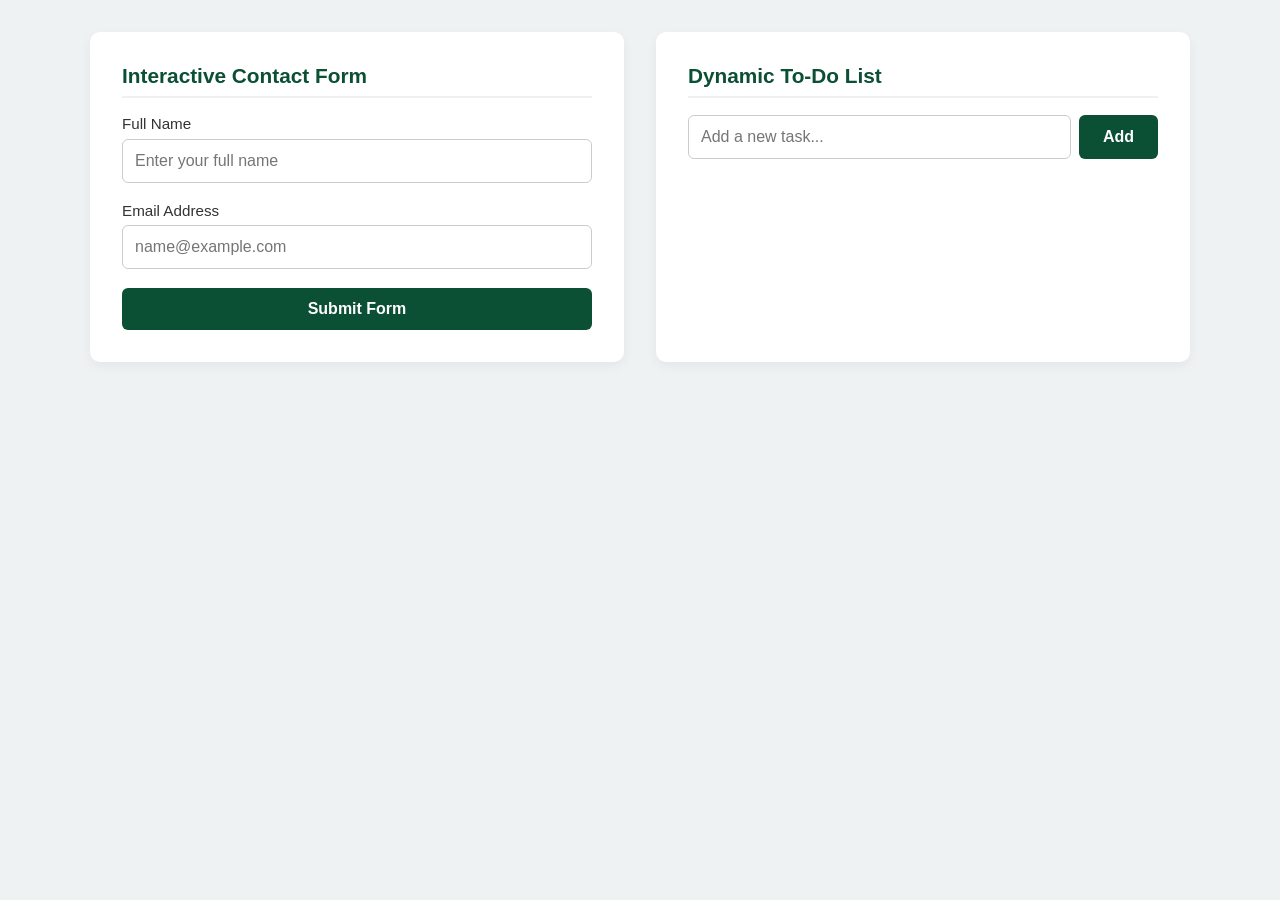
<file: Task 2 - Basics of Web Development/index.html>
<!DOCTYPE html>
<html lang="en">
<head>
    <meta charset="UTF-8">
    <meta name="viewport" content="width=device-width, initial-scale=1.0">
    <title>ApexPlanet Internship - Task 2: Basics of Web Development</title>
    <link rel="stylesheet" href="styles.css">
</head>
<body>
    <div class="grid-container">
        <div class="card">
            <h2>Interactive Contact Form</h2>
            <form id="contactForm" novalidate>
                <div class="form-group">
                    <label for="name">Full Name</label>
                    <input type="text" id="name" placeholder="Enter your full name">
                    <span id="nameError" class="error"></span>
                </div>
                <div class="form-group">
                    <label for="email">Email Address</label>
                    <input type="text" id="email" placeholder="name@example.com">
                    <span id="emailError" class="error"></span>
                </div>
                <button type="submit">Submit Form</button>
            </form>
        </div>
        <div class="card">
            <h2>Dynamic To-Do List</h2>
            <div class="todo-input-group">
                <input type="text" id="taskInput" placeholder="Add a new task...">
                <button id="addTaskBtn">Add</button>
            </div>
            <ul id="taskList"></ul>
        </div>
    </div>
    <script>
        const contactForm = document.getElementById('contactForm');
        const nameInput = document.getElementById('name');
        const emailInput = document.getElementById('email');
        const nameError = document.getElementById('nameError');
        const emailError = document.getElementById('emailError');

        contactForm.addEventListener('submit', function(e) {
            e.preventDefault();
            let isValid = true;
            nameError.textContent = '';
            emailError.textContent = '';
            if (nameInput.value.trim() === '') {
                nameError.textContent = 'Name field cannot be left blank.';
                isValid = false;
            }
            const emailRegex = /^[^\s@]+@[^\s@]+\.[^\s@]+$/;
            if (emailInput.value.trim() === '') {
                emailError.textContent = 'Email field cannot be left blank.';
                isValid = false;
            } else if (!emailRegex.test(emailInput.value.trim())) {
                emailError.textContent = 'Please enter a valid email address format.';
                isValid = false;
            }
            if (isValid) {
                alert('Form validated and submitted successfully!');
                contactForm.reset();
            }
        });

        const taskInput = document.getElementById('taskInput');
        const addTaskBtn = document.getElementById('addTaskBtn');
        const taskList = document.getElementById('taskList');
        addTaskBtn.addEventListener('click', function() {
            const taskText = taskInput.value.trim();
            if (taskText === '') return;
            const li = document.createElement('li');
            li.textContent = taskText;
            const deleteBtn = document.createElement('button');
            deleteBtn.textContent = 'Remove';
            deleteBtn.addEventListener('click', function() {
                taskList.removeChild(li);
            });
            li.appendChild(deleteBtn);
            taskList.appendChild(li);
            taskInput.value = '';
        });
    </script>
</body>
</html>
</file>
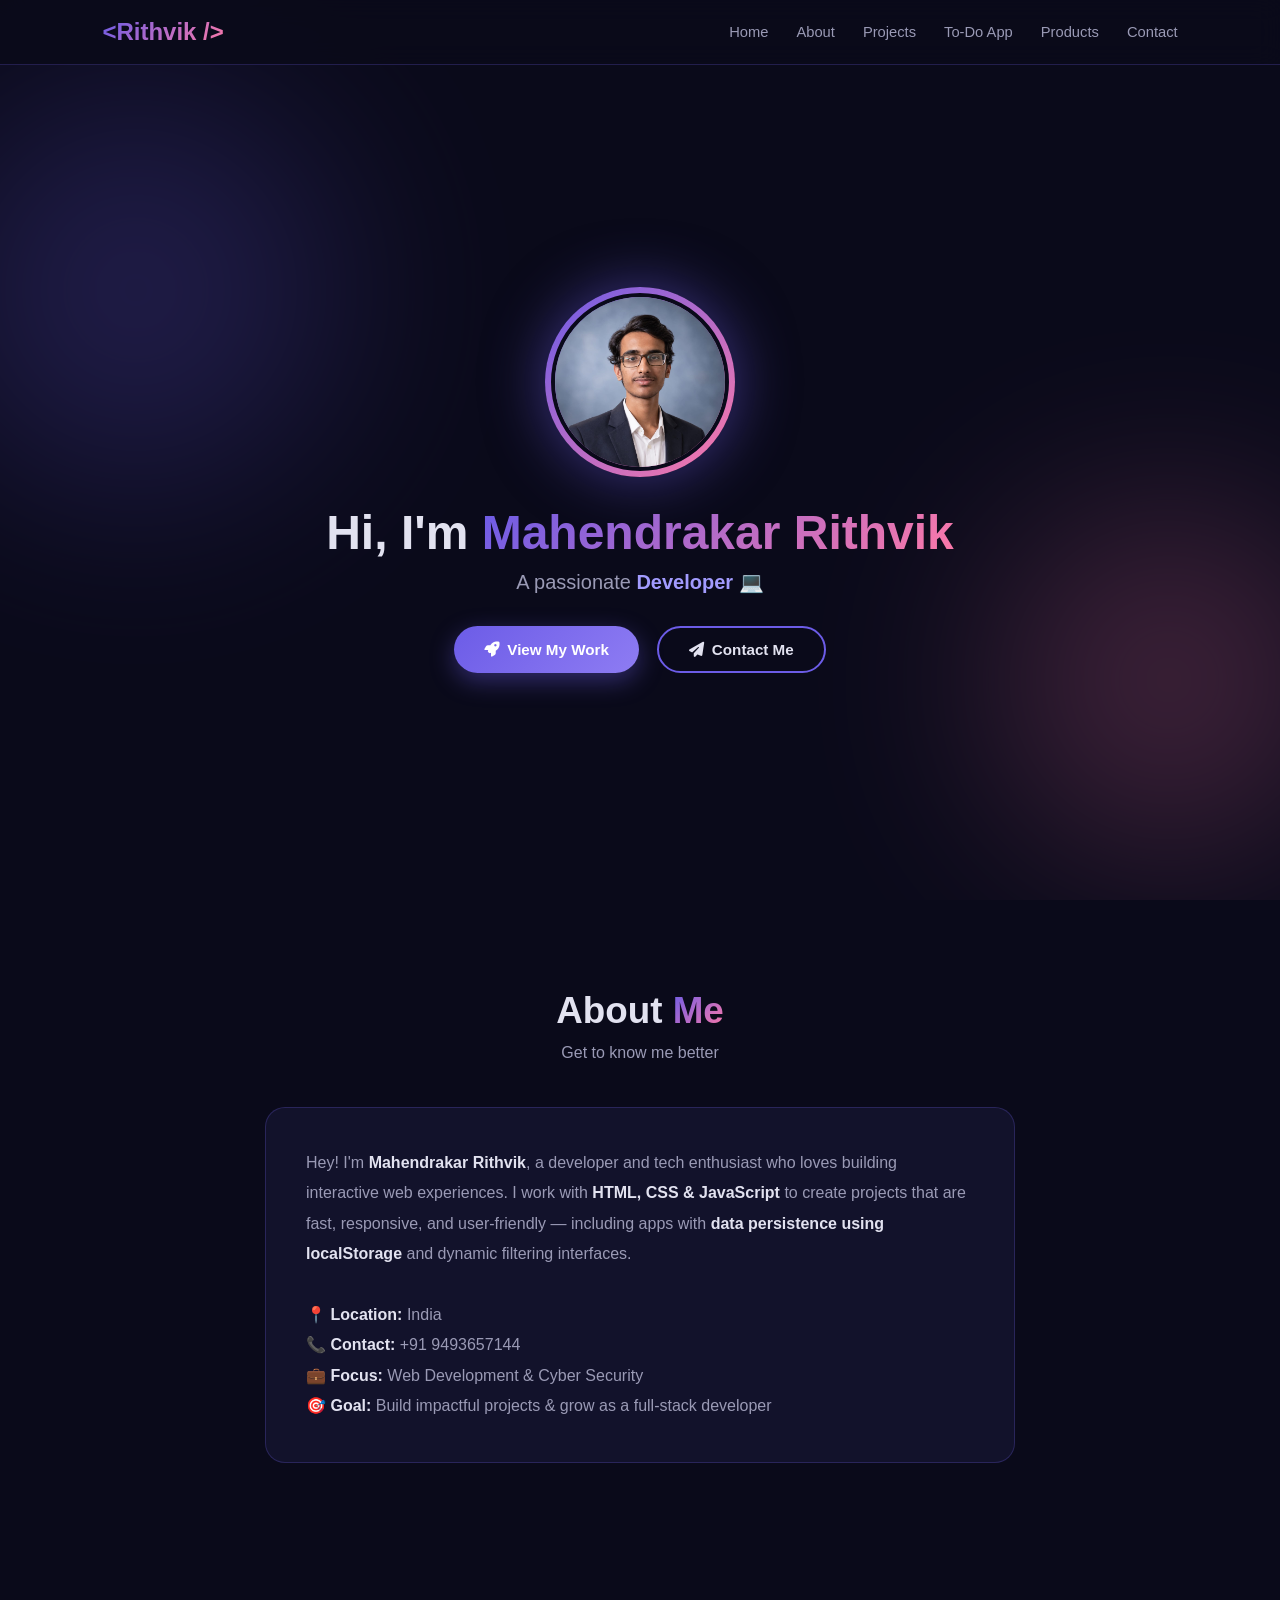
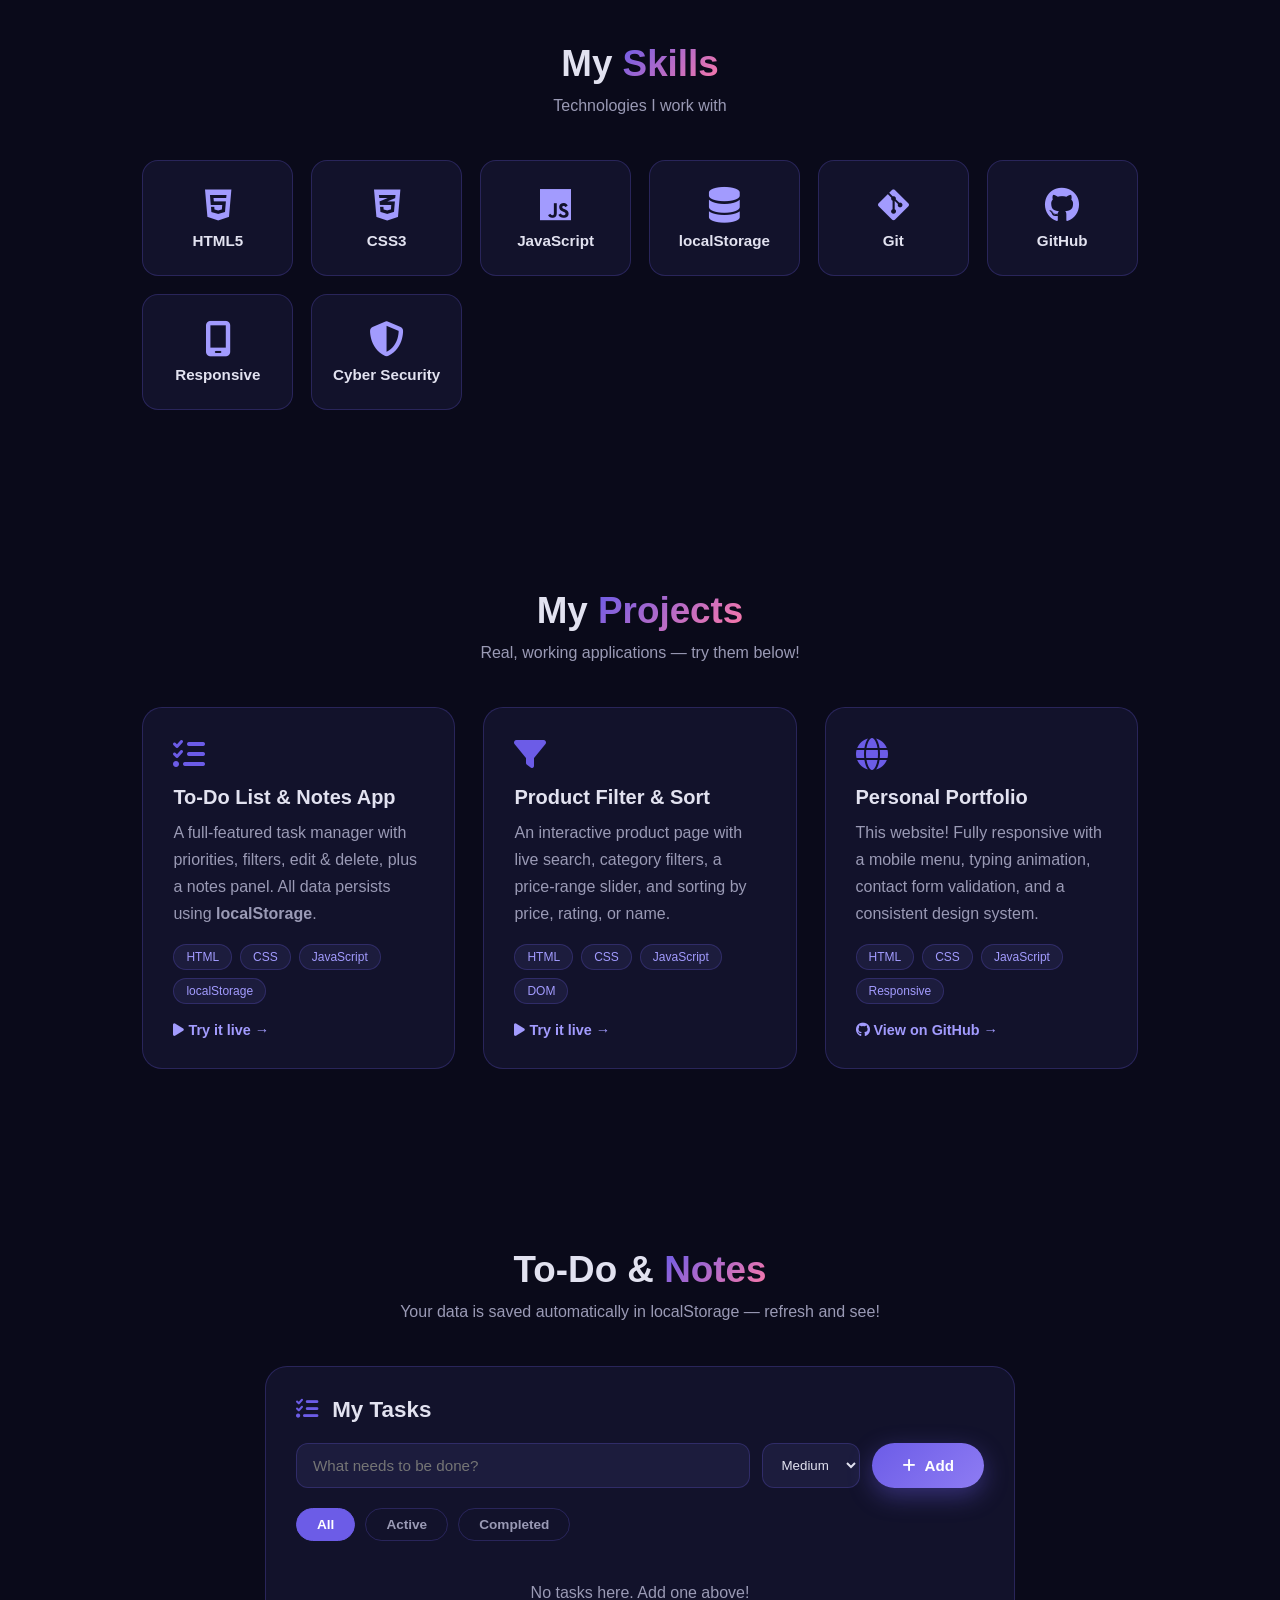
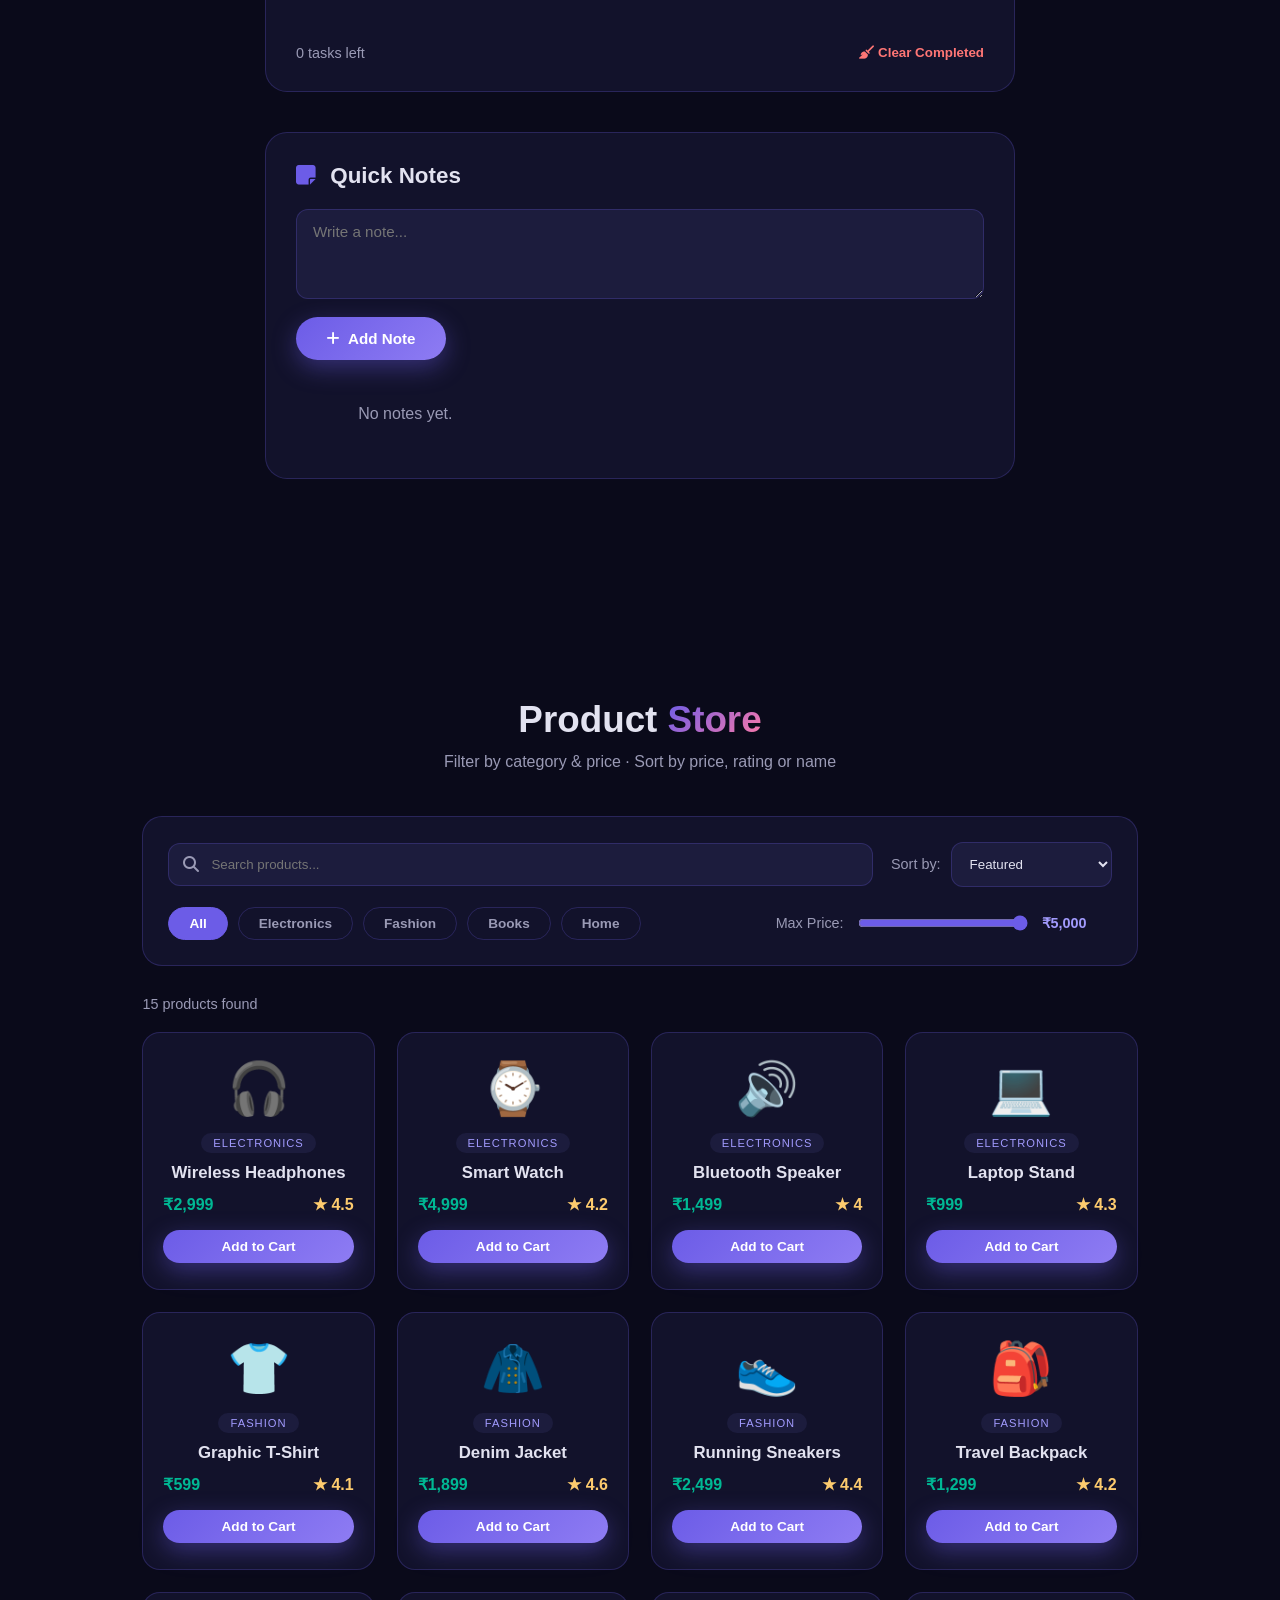
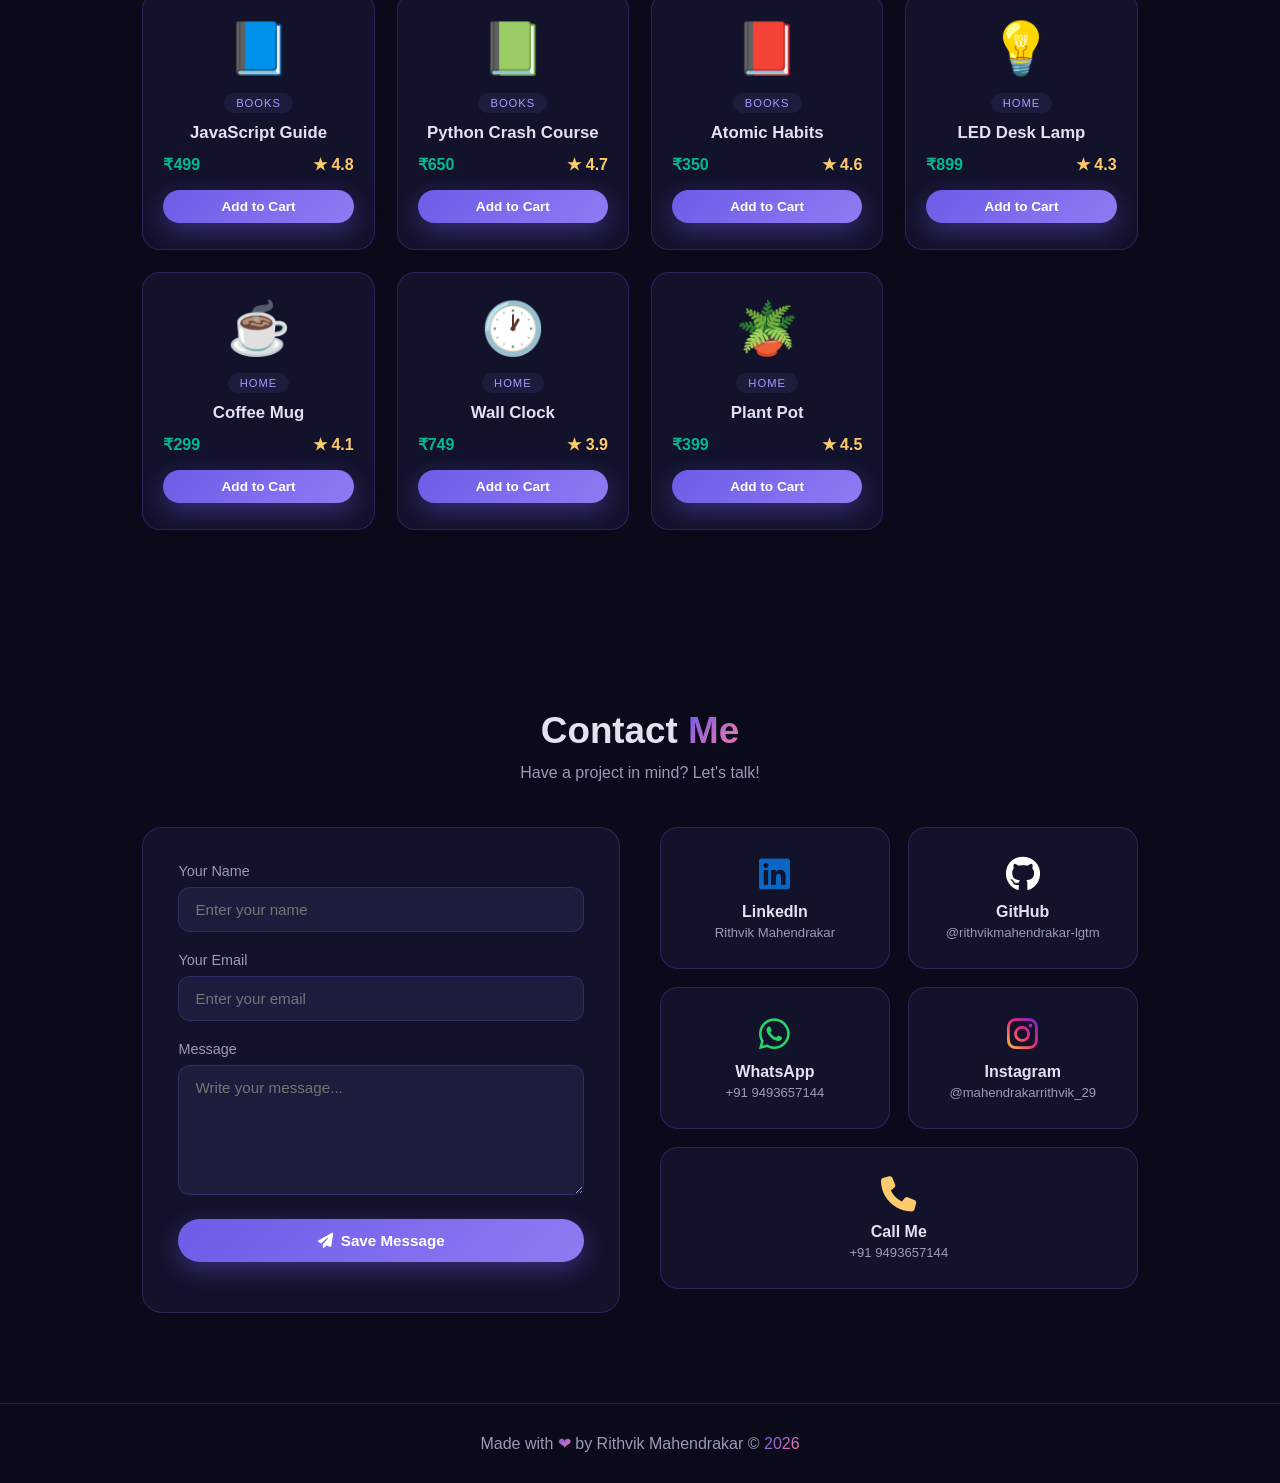
<file: Task 4 - My Portfolio/index.html>
<!DOCTYPE html>
<html lang="en">
<head>
    <meta charset="UTF-8">
    <meta name="viewport" content="width=device-width, initial-scale=1.0">
    <title>Mahendrakar Rithvik | Portfolio</title>
    <link rel="stylesheet" href="https://cdnjs.cloudflare.com/ajax/libs/font-awesome/6.5.1/css/all.min.css">
    <link rel="stylesheet" href="style.css">
</head>
<body>

    <!-- ===================== NAVBAR ===================== -->
    <nav>
        <a href="#home" class="logo">&lt;Rithvik /&gt;</a>
        <ul class="nav-links" id="navLinks">
            <li><a href="#home">Home</a></li>
            <li><a href="#about">About</a></li>
            <li><a href="#projects">Projects</a></li>
            <li><a href="#todo">To-Do App</a></li>
            <li><a href="#products">Products</a></li>
            <li><a href="#contact">Contact</a></li>
        </ul>
        <button class="hamburger" id="hamburger"><i class="fas fa-bars"></i></button>
    </nav>

    <!-- ===================== HERO ===================== -->
    <section class="hero" id="home">
        <div class="profile-pic">
            <img src="1791024940762.jpeg" alt="Mahendrakar Rithvik"
                 onerror="this.src='https://ui-avatars.com/api/?name=Mahendrakar+Rithvik&size=200&background=6c5ce7&color=fff&bold=true'">
        </div>
        <h1>Hi, I'm <span>Mahendrakar Rithvik</span></h1>
        <p class="tagline">A passionate <span class="typing" id="typing"></span></p>
        <div class="hero-btns">
            <a href="#projects" class="btn btn-primary"><i class="fas fa-rocket"></i> View My Work</a>
            <a href="#contact" class="btn btn-outline"><i class="fas fa-paper-plane"></i> Contact Me</a>
        </div>
    </section>

    <!-- ===================== ABOUT ===================== -->
    <section id="about">
        <h2 class="section-title">About <span>Me</span></h2>
        <p class="section-sub">Get to know me better</p>
        <div class="about-card">
            <p>Hey! I'm <strong>Mahendrakar Rithvik</strong>, a developer and tech enthusiast who loves building interactive web experiences. I work with <strong>HTML, CSS &amp; JavaScript</strong> to create projects that are fast, responsive, and user-friendly — including apps with <strong>data persistence using localStorage</strong> and dynamic filtering interfaces.</p>
            <br>
            <p><strong>📍 Location:</strong> India</p>
            <p><strong>📞 Contact:</strong> +91 9493657144</p>
            <p><strong>💼 Focus:</strong> Web Development &amp; Cyber Security</p>
            <p><strong>🎯 Goal:</strong> Build impactful projects &amp; grow as a full-stack developer</p>
        </div>
    </section>

    <!-- ===================== SKILLS ===================== -->
    <section id="skills">
        <h2 class="section-title">My <span>Skills</span></h2>
        <p class="section-sub">Technologies I work with</p>
        <div class="skills-grid">
            <div class="skill-card"><i class="fab fa-html5"></i><h3>HTML5</h3></div>
            <div class="skill-card"><i class="fab fa-css3-alt"></i><h3>CSS3</h3></div>
            <div class="skill-card"><i class="fab fa-js"></i><h3>JavaScript</h3></div>
            <div class="skill-card"><i class="fas fa-database"></i><h3>localStorage</h3></div>
            <div class="skill-card"><i class="fab fa-git-alt"></i><h3>Git</h3></div>
            <div class="skill-card"><i class="fab fa-github"></i><h3>GitHub</h3></div>
            <div class="skill-card"><i class="fas fa-mobile-screen"></i><h3>Responsive</h3></div>
            <div class="skill-card"><i class="fas fa-shield-halved"></i><h3>Cyber Security</h3></div>
        </div>
    </section>

    <!-- ===================== PROJECTS ===================== -->
    <section id="projects">
        <h2 class="section-title">My <span>Projects</span></h2>
        <p class="section-sub">Real, working applications — try them below!</p>
        <div class="projects-grid">
            <div class="project-card">
                <i class="fas fa-list-check"></i>
                <h3>To-Do List &amp; Notes App</h3>
                <p>A full-featured task manager with priorities, filters, edit &amp; delete, plus a notes panel. All data persists using <strong>localStorage</strong>.</p>
                <div class="tags">
                    <span class="tag">HTML</span>
                    <span class="tag">CSS</span>
                    <span class="tag">JavaScript</span>
                    <span class="tag">localStorage</span>
                </div>
                <a href="#todo" class="project-link"><i class="fas fa-play"></i> Try it live →</a>
            </div>
            <div class="project-card">
                <i class="fas fa-filter"></i>
                <h3>Product Filter &amp; Sort</h3>
                <p>An interactive product page with live search, category filters, a price-range slider, and sorting by price, rating, or name.</p>
                <div class="tags">
                    <span class="tag">HTML</span>
                    <span class="tag">CSS</span>
                    <span class="tag">JavaScript</span>
                    <span class="tag">DOM</span>
                </div>
                <a href="#products" class="project-link"><i class="fas fa-play"></i> Try it live →</a>
            </div>
            <div class="project-card">
                <i class="fas fa-globe"></i>
                <h3>Personal Portfolio</h3>
                <p>This website! Fully responsive with a mobile menu, typing animation, contact form validation, and a consistent design system.</p>
                <div class="tags">
                    <span class="tag">HTML</span>
                    <span class="tag">CSS</span>
                    <span class="tag">JavaScript</span>
                    <span class="tag">Responsive</span>
                </div>
                <a href="https://github.com/rithvikmahendrakar-lgtm" target="_blank" class="project-link"><i class="fab fa-github"></i> View on GitHub →</a>
            </div>
        </div>
    </section>

    <!-- ===================== TO-DO APP ===================== -->
    <section id="todo">
        <h2 class="section-title">To-Do &amp; <span>Notes</span></h2>
        <p class="section-sub">Your data is saved automatically in localStorage — refresh and see!</p>

        <div class="app-container">
            <!-- TASKS -->
            <div class="app-card">
                <h2><i class="fas fa-list-check"></i> My Tasks</h2>
                <div class="input-row">
                    <input type="text" class="task-input" id="taskInput" placeholder="What needs to be done?">
                    <select id="prioritySelect">
                        <option value="low">Low</option>
                        <option value="medium" selected>Medium</option>
                        <option value="high">High</option>
                    </select>
                    <button class="btn btn-primary" id="addTaskBtn"><i class="fas fa-plus"></i> Add</button>
                </div>
                <div class="filters">
                    <button class="filter-btn active" data-filter="all">All</button>
                    <button class="filter-btn" data-filter="active">Active</button>
                    <button class="filter-btn" data-filter="completed">Completed</button>
                </div>
                <ul class="task-list" id="taskList"></ul>
                <div class="task-footer">
                    <span id="taskCount">0 tasks left</span>
                    <button id="clearCompleted"><i class="fas fa-broom"></i> Clear Completed</button>
                </div>
            </div>

            <!-- NOTES -->
            <div class="app-card">
                <h2><i class="fas fa-note-sticky"></i> Quick Notes</h2>
                <textarea class="note-input" id="noteInput" placeholder="Write a note..."></textarea>
                <button class="btn btn-primary" id="addNoteBtn"><i class="fas fa-plus"></i> Add Note</button>
                <div class="notes-grid" id="notesGrid"></div>
            </div>
        </div>
    </section>

    <!-- ===================== PRODUCTS ===================== -->
    <section id="products">
        <h2 class="section-title">Product <span>Store</span></h2>
        <p class="section-sub">Filter by category &amp; price · Sort by price, rating or name</p>

        <div class="toolbar">
            <div class="toolbar-row">
                <div class="search-box">
                    <i class="fas fa-search"></i>
                    <input type="text" id="searchInput" placeholder="Search products...">
                </div>
                <div class="sort-box">
                    <label for="sortSelect">Sort by:</label>
                    <select id="sortSelect">
                        <option value="featured">Featured</option>
                        <option value="price-low">Price: Low → High</option>
                        <option value="price-high">Price: High → Low</option>
                        <option value="rating">Highest Rated</option>
                        <option value="name">Name: A → Z</option>
                    </select>
                </div>
            </div>
            <div class="toolbar-row">
                <div class="cat-btns">
                    <button class="cat-btn active" data-category="all">All</button>
                    <button class="cat-btn" data-category="electronics">Electronics</button>
                    <button class="cat-btn" data-category="fashion">Fashion</button>
                    <button class="cat-btn" data-category="books">Books</button>
                    <button class="cat-btn" data-category="home">Home</button>
                </div>
                <div class="range-box">
                    <span>Max Price:</span>
                    <input type="range" id="priceRange" min="0" max="5000" step="100" value="5000">
                    <span id="priceValue">₹5,000</span>
                </div>
            </div>
        </div>

        <p class="result-count" id="resultCount"></p>
        <div class="products-grid" id="productGrid"></div>
    </section>

    <!-- ===================== CONTACT ===================== -->
    <section id="contact">
        <h2 class="section-title">Contact <span>Me</span></h2>
        <p class="section-sub">Have a project in mind? Let's talk!</p>

        <div class="contact-wrapper">
            <form class="contact-form" id="contactForm">
                <div class="form-group">
                    <label for="cName">Your Name</label>
                    <input type="text" id="cName" placeholder="Enter your name">
                </div>
                <div class="form-group">
                    <label for="cEmail">Your Email</label>
                    <input type="email" id="cEmail" placeholder="Enter your email">
                </div>
                <div class="form-group">
                    <label for="cMsg">Message</label>
                    <textarea id="cMsg" placeholder="Write your message..."></textarea>
                </div>
                <button type="submit" class="btn btn-primary" style="width:100%; justify-content:center;">
                    <i class="fas fa-paper-plane"></i> Save Message
                </button>
                <p class="form-msg" id="formMsg"></p>
            </form>

            <div class="connect-grid">
                <a href="https://www.linkedin.com/in/rithvik-mahendrakar-510558ab" target="_blank" class="connect-card linkedin">
                    <i class="fab fa-linkedin"></i>
                    <h3>LinkedIn</h3>
                    <p>Rithvik Mahendrakar</p>
                </a>
                <a href="https://github.com/rithvikmahendrakar-lgtm" target="_blank" class="connect-card github">
                    <i class="fab fa-github"></i>
                    <h3>GitHub</h3>
                    <p>@rithvikmahendrakar-lgtm</p>
                </a>
                <a href="https://wa.me/919493657144" target="_blank" class="connect-card whatsapp">
                    <i class="fab fa-whatsapp"></i>
                    <h3>WhatsApp</h3>
                    <p>+91 9493657144</p>
                </a>
                <a href="https://www.instagram.com/itzur.dev__" target="_blank" class="connect-card instagram">
                    <i class="fab fa-instagram"></i>
                    <h3>Instagram</h3>
                    <p>@mahendrakarrithvik_29</p>
                </a>
                <a href="tel:+919493657144" class="connect-card phone" style="grid-column: 1 / -1;">
                    <i class="fas fa-phone"></i>
                    <h3>Call Me</h3>
                    <p>+91 9493657144</p>
                </a>
            </div>
        </div>
    </section>

    <!-- ===================== FOOTER ===================== -->
    <footer>
        <p>Made with <span>❤</span> by Rithvik Mahendrakar © <span id="year"></span></p>
    </footer>

    <script src="script.js"></script>
</body>
</html>
</file>
<file: Task 2 - Basics of Web Development/styles.css>
/* General Reset and Styling */
body {
    font-family: 'Segoe UI', Tahoma, Geneva, Verdana, sans-serif;
    margin: 0;
    padding: 0;
    background-color: #eef2f3;
    color: #333;
}

/* Flexbox Navigation Header */
header {
    background-color: #0b4f34;
    color: white;
    display: flex;
    justify-content: space-between;
    align-items: center;
    padding: 1rem 2rem;
    box-shadow: 0 2px 5px rgba(0,0,0,0.1);
}

header h1 { font-size: 1.5rem; margin: 0; }
nav ul { list-style: none; display: flex; gap: 2rem; margin: 0; padding: 0; }
nav a { color: white; text-decoration: none; font-weight: 600; }
nav a:hover { text-decoration: underline; }

/* CSS Grid Layout for Main Content Areas */
.grid-container {
    display: grid;
    grid-template-columns: 1fr 1fr;
    gap: 2rem;
    max-width: 1100px;
    margin: 2rem auto;
    padding: 0 1rem;
}

.card {
    background: white;
    padding: 2rem;
    border-radius: 10px;
    box-shadow: 0 4px 12px rgba(0, 0, 0, 0.05);
}

h2 {
    color: #0b4f34;
    margin-top: 0;
    font-size: 1.3rem;
    border-bottom: 2px solid #f0f0f0;
    padding-bottom: 0.5rem;
}

/* Contact Form Styles */
.form-group { margin-bottom: 1.2rem; }
label { display: block; margin-bottom: 0.4rem; font-weight: 500; font-size: 0.95rem; }
input {
    width: 100%;
    padding: 0.75rem;
    border: 1px solid #ccc;
    border-radius: 6px;
    box-sizing: border-box;
    font-size: 1rem;
}
input:focus { outline: none; border-color: #0b4f34; }
.error { color: #d9534f; font-size: 0.85rem; margin-top: 0.3rem; display: block; }

button {
    background-color: #0b4f34;
    color: white;
    border: none;
    padding: 0.75rem 1.5rem;
    font-size: 1rem;
    border-radius: 6px;
    cursor: pointer;
    width: 100%;
    font-weight: 600;
    transition: background-color 0.2s;
}
button:hover { background-color: #083c27; }

/* Dynamic To-Do List Styles */
.todo-input-group { display: flex; gap: 0.5rem; margin-bottom: 1.2rem; }
.todo-input-group input { flex: 1; }
.todo-input-group button { width: auto; }
ul { list-style: none; padding: 0; margin: 0; }
li {
    background: #f9f9f9;
    padding: 0.75rem 1rem;
    margin-bottom: 0.6rem;
    border-radius: 6px;
    display: flex;
    justify-content: space-between;
    align-items: center;
    border-left: 4px solid #0b4f34;
    font-size: 0.95rem;
}
li button { background-color: #d9534f; padding: 0.3rem 0.7rem; font-size: 0.85rem; width: auto; }
li button:hover { background-color: #c9302c; }

/* Responsive Media Queries */
@media (max-width: 768px) {
    .grid-container { grid-template-columns: 1fr; }
    header { flex-direction: column; text-align: center; gap: 1rem; }
}
</file>
<file: Task 4 - My Portfolio/style.css>
/* ============================================================
   RESET & VARIABLES
   ============================================================ */
* {
    margin: 0;
    padding: 0;
    box-sizing: border-box;
    font-family: 'Segoe UI', Tahoma, Geneva, Verdana, sans-serif;
}

:root {
    --primary: #6c5ce7;
    --secondary: #a29bfe;
    --accent: #fd79a8;
    --dark: #0a0a1a;
    --dark-2: #12122b;
    --dark-3: #1c1c3d;
    --text: #e2e2f0;
    --text-dim: #9a9ab5;
    --border: rgba(108, 92, 231, 0.25);
    --green: #00b894;
    --red: #ff7675;
    --orange: #fdcb6e;
}

html { scroll-behavior: smooth; }

body {
    background: var(--dark);
    color: var(--text);
    min-height: 100vh;
}

section {
    padding: 90px 8%;
    max-width: 1200px;
    margin: 0 auto;
    width: 100%;
}

/* ============================================================
   NAVBAR
   ============================================================ */
nav {
    position: fixed;
    top: 0;
    width: 100%;
    padding: 18px 8%;
    display: flex;
    justify-content: space-between;
    align-items: center;
    background: rgba(10, 10, 26, 0.9);
    backdrop-filter: blur(12px);
    z-index: 1000;
    border-bottom: 1px solid var(--border);
}

.logo {
    font-size: 1.5rem;
    font-weight: 800;
    text-decoration: none;
    background: linear-gradient(135deg, var(--primary), var(--accent));
    -webkit-background-clip: text;
    background-clip: text;
    -webkit-text-fill-color: transparent;
}

.nav-links {
    display: flex;
    gap: 28px;
    list-style: none;
}

.nav-links a {
    color: var(--text-dim);
    text-decoration: none;
    font-size: 0.92rem;
    font-weight: 500;
    padding-bottom: 4px;
    border-bottom: 2px solid transparent;
    transition: 0.3s;
}

.nav-links a:hover,
.nav-links a.active {
    color: var(--text);
    border-bottom-color: var(--primary);
}

.hamburger {
    display: none;
    background: none;
    border: none;
    color: var(--text);
    font-size: 1.5rem;
    cursor: pointer;
}

/* ============================================================
   HERO
   ============================================================ */
.hero {
    min-height: 100vh;
    display: flex;
    flex-direction: column;
    justify-content: center;
    align-items: center;
    text-align: center;
    padding: 120px 8% 60px;
    position: relative;
    overflow: hidden;
    max-width: none;
}

.hero::before, .hero::after {
    content: '';
    position: absolute;
    border-radius: 50%;
    filter: blur(100px);
    opacity: 0.22;
}

.hero::before {
    width: 400px; height: 400px;
    background: var(--primary);
    top: 10%; left: -5%;
    animation: float 8s ease-in-out infinite;
}

.hero::after {
    width: 350px; height: 350px;
    background: var(--accent);
    bottom: 5%; right: -5%;
    animation: float 8s ease-in-out infinite reverse;
}

@keyframes float {
    0%, 100% { transform: translateY(0); }
    50% { transform: translateY(-28px); }
}

.profile-pic {
    width: 190px;
    height: 190px;
    border-radius: 50%;
    padding: 6px;
    background: linear-gradient(135deg, var(--primary), var(--accent));
    margin-bottom: 28px;
    z-index: 1;
    animation: float 6s ease-in-out infinite;
    box-shadow: 0 0 60px rgba(108, 92, 231, 0.5);
}

.profile-pic img {
    width: 100%;
    height: 100%;
    border-radius: 50%;
    object-fit: cover;
    border: 4px solid var(--dark);
}

.hero h1 { font-size: 3rem; z-index: 1; margin-bottom: 10px; }

.hero h1 span,
.section-title span,
footer span {
    background: linear-gradient(135deg, var(--primary), var(--accent));
    -webkit-background-clip: text;
    background-clip: text;
    -webkit-text-fill-color: transparent;
}

.tagline {
    font-size: 1.25rem;
    color: var(--text-dim);
    z-index: 1;
    margin-bottom: 32px;
}

.typing { color: var(--secondary); font-weight: 600; }

.hero-btns {
    display: flex;
    gap: 18px;
    z-index: 1;
    flex-wrap: wrap;
    justify-content: center;
}

/* ============================================================
   BUTTONS
   ============================================================ */
.btn {
    padding: 13px 30px;
    border-radius: 50px;
    text-decoration: none;
    font-weight: 600;
    font-size: 0.95rem;
    transition: 0.3s;
    display: inline-flex;
    align-items: center;
    gap: 8px;
    border: none;
    cursor: pointer;
}

.btn-primary {
    background: linear-gradient(135deg, var(--primary), #8e7cf3);
    color: #fff;
    box-shadow: 0 8px 25px rgba(108, 92, 231, 0.4);
}

.btn-primary:hover {
    transform: translateY(-4px);
    box-shadow: 0 12px 35px rgba(108, 92, 231, 0.6);
}

.btn-outline {
    border: 2px solid var(--primary);
    color: var(--text);
    background: transparent;
}

.btn-outline:hover {
    background: var(--primary);
    transform: translateY(-4px);
}

.btn-sm { padding: 9px 20px; font-size: 0.85rem; }

/* ============================================================
   SECTION HEADERS
   ============================================================ */
.section-title { font-size: 2.3rem; text-align: center; margin-bottom: 12px; }
.section-sub { text-align: center; color: var(--text-dim); margin-bottom: 45px; }

/* ============================================================
   ABOUT
   ============================================================ */
.about-card {
    background: var(--dark-2);
    border: 1px solid var(--border);
    border-radius: 20px;
    padding: 40px;
    max-width: 750px;
    margin: 0 auto;
    line-height: 1.9;
    color: var(--text-dim);
}

.about-card strong { color: var(--text); }

/* ============================================================
   SKILLS
   ============================================================ */
.skills-grid {
    display: grid;
    grid-template-columns: repeat(auto-fit, minmax(130px, 1fr));
    gap: 18px;
}

.skill-card {
    background: var(--dark-2);
    border: 1px solid var(--border);
    border-radius: 16px;
    padding: 26px 12px;
    text-align: center;
    transition: 0.3s;
}

.skill-card:hover {
    transform: translateY(-8px);
    border-color: var(--primary);
    box-shadow: 0 10px 30px rgba(108, 92, 231, 0.25);
}

.skill-card i { font-size: 2.2rem; margin-bottom: 10px; color: var(--secondary); }
.skill-card h3 { font-size: 0.95rem; }

/* ============================================================
   PROJECT CARDS
   ============================================================ */
.projects-grid {
    display: grid;
    grid-template-columns: repeat(auto-fit, minmax(300px, 1fr));
    gap: 28px;
}

.project-card {
    background: var(--dark-2);
    border: 1px solid var(--border);
    border-radius: 20px;
    padding: 30px;
    transition: 0.3s;
    display: flex;
    flex-direction: column;
}

.project-card:hover {
    transform: translateY(-8px);
    border-color: var(--primary);
    box-shadow: 0 15px 40px rgba(108, 92, 231, 0.25);
}

.project-card > i { font-size: 2rem; color: var(--primary); margin-bottom: 16px; }
.project-card h3 { margin-bottom: 10px; font-size: 1.25rem; }
.project-card p { color: var(--text-dim); line-height: 1.7; margin-bottom: 16px; flex-grow: 1; }

.tags { display: flex; gap: 8px; flex-wrap: wrap; margin-bottom: 18px; }

.tag {
    background: var(--dark-3);
    color: var(--secondary);
    font-size: 0.75rem;
    padding: 5px 12px;
    border-radius: 20px;
    border: 1px solid var(--border);
}

.project-link {
    color: var(--secondary);
    font-weight: 600;
    font-size: 0.9rem;
    text-decoration: none;
}

.project-link:hover { color: var(--primary); }

/* ============================================================
   CONTACT
   ============================================================ */
.contact-wrapper {
    display: grid;
    grid-template-columns: 1fr 1fr;
    gap: 40px;
    align-items: start;
}

.contact-form {
    background: var(--dark-2);
    border: 1px solid var(--border);
    border-radius: 20px;
    padding: 35px;
}

.form-group { margin-bottom: 20px; }

.form-group label {
    display: block;
    margin-bottom: 8px;
    font-size: 0.9rem;
    color: var(--text-dim);
}

.form-group input,
.form-group textarea {
    width: 100%;
    padding: 13px 16px;
    background: var(--dark-3);
    border: 1px solid var(--border);
    border-radius: 12px;
    color: var(--text);
    font-size: 0.95rem;
    outline: none;
    transition: 0.3s;
}

.form-group input:focus,
.form-group textarea:focus { border-color: var(--primary); }

.form-group textarea { resize: vertical; min-height: 130px; }

.form-msg { margin-top: 15px; font-weight: 600; text-align: center; }
.form-msg.success { color: var(--green); }
.form-msg.error { color: var(--red); }

.connect-grid {
    display: grid;
    grid-template-columns: 1fr 1fr;
    gap: 18px;
}

.connect-card {
    background: var(--dark-2);
    border: 1px solid var(--border);
    border-radius: 18px;
    padding: 28px 18px;
    text-align: center;
    text-decoration: none;
    color: var(--text);
    transition: 0.3s;
}

.connect-card:hover {
    transform: translateY(-6px) scale(1.02);
    box-shadow: 0 12px 35px rgba(108, 92, 231, 0.3);
}

.connect-card i { font-size: 2.2rem; margin-bottom: 12px; }
.connect-card h3 { font-size: 1rem; margin-bottom: 4px; }
.connect-card p { color: var(--text-dim); font-size: 0.82rem; word-break: break-all; }

.linkedin i { color: #0a66c2; }
.github i { color: #fff; }
.whatsapp i { color: #25d366; }
.phone i { color: var(--orange); }
.instagram i {
    background: linear-gradient(45deg, #f9ce34, #ee2a7b, #6228d7);
    -webkit-background-clip: text;
    background-clip: text;
    -webkit-text-fill-color: transparent;
}

/* ============================================================
   TO-DO APP
   ============================================================ */
.app-container {
    max-width: 750px;
    margin: 0 auto;
}

.app-card {
    background: var(--dark-2);
    border: 1px solid var(--border);
    border-radius: 22px;
    padding: 30px;
    margin-bottom: 40px;
}

.app-card h2 { margin-bottom: 20px; font-size: 1.4rem; }
.app-card h2 i { color: var(--primary); margin-right: 8px; }

.input-row {
    display: flex;
    gap: 12px;
    margin-bottom: 20px;
}

.task-input, .note-input {
    flex: 1;
    padding: 13px 16px;
    background: var(--dark-3);
    border: 1px solid var(--border);
    border-radius: 12px;
    color: var(--text);
    font-size: 0.95rem;
    outline: none;
}

.task-input:focus, .note-input:focus { border-color: var(--primary); }

select {
    padding: 13px 14px;
    background: var(--dark-3);
    border: 1px solid var(--border);
    border-radius: 12px;
    color: var(--text);
    outline: none;
    cursor: pointer;
}

.filters { display: flex; gap: 10px; margin-bottom: 18px; flex-wrap: wrap; }

.filter-btn, .cat-btn {
    padding: 8px 20px;
    border-radius: 30px;
    border: 1px solid var(--border);
    background: transparent;
    color: var(--text-dim);
    cursor: pointer;
    font-size: 0.85rem;
    font-weight: 600;
    transition: 0.3s;
}

.filter-btn.active, .cat-btn.active,
.filter-btn:hover, .cat-btn:hover {
    background: var(--primary);
    color: #fff;
    border-color: var(--primary);
}

.task-list { list-style: none; }

.task-item {
    display: flex;
    align-items: center;
    gap: 12px;
    background: var(--dark-3);
    border: 1px solid var(--border);
    border-radius: 14px;
    padding: 14px 18px;
    margin-bottom: 10px;
    transition: 0.2s;
}

.task-item:hover { border-color: var(--primary); }

.task-item input[type="checkbox"] {
    width: 18px;
    height: 18px;
    accent-color: var(--primary);
    cursor: pointer;
}

.task-left {
    display: flex;
    align-items: center;
    gap: 12px;
    flex: 1;
    cursor: pointer;
}

.task-text { flex: 1; }
.task-item.done .task-text { text-decoration: line-through; color: var(--text-dim); }
.task-date { display: block; font-size: 0.7rem; color: var(--text-dim); }

.badge {
    font-size: 0.7rem;
    padding: 4px 12px;
    border-radius: 20px;
    font-weight: 700;
    text-transform: uppercase;
}

.badge-high { background: rgba(255, 118, 117, 0.15); color: var(--red); }
.badge-medium { background: rgba(253, 203, 110, 0.15); color: var(--orange); }
.badge-low { background: rgba(0, 184, 148, 0.15); color: var(--green); }

.task-actions { display: flex; gap: 8px; }

.task-actions button, .note-footer button {
    background: none;
    border: none;
    color: var(--text-dim);
    cursor: pointer;
    font-size: 0.9rem;
    padding: 6px;
    transition: 0.2s;
}

.task-actions button:hover, .note-footer button:hover { color: var(--accent); }

.task-footer {
    display: flex;
    justify-content: space-between;
    align-items: center;
    margin-top: 18px;
    color: var(--text-dim);
    font-size: 0.9rem;
}

.task-footer button {
    background: none;
    border: none;
    color: var(--red);
    cursor: pointer;
    font-weight: 600;
}

.empty { text-align: center; color: var(--text-dim); padding: 25px; list-style: none; }

/* Notes */
.note-input { width: 100%; min-height: 90px; resize: vertical; margin-bottom: 14px; }

.notes-grid {
    display: grid;
    grid-template-columns: repeat(auto-fill, minmax(200px, 1fr));
    gap: 16px;
    margin-top: 20px;
}

.note-card {
    background: var(--dark-3);
    border: 1px solid var(--border);
    border-left: 4px solid var(--primary);
    border-radius: 14px;
    padding: 18px;
    display: flex;
    flex-direction: column;
    justify-content: space-between;
}

.note-card p { line-height: 1.6; font-size: 0.92rem; margin-bottom: 12px; word-break: break-word; }

.note-footer {
    display: flex;
    justify-content: space-between;
    align-items: center;
    color: var(--text-dim);
}

/* ============================================================
   PRODUCTS
   ============================================================ */
.toolbar {
    background: var(--dark-2);
    border: 1px solid var(--border);
    border-radius: 20px;
    padding: 25px;
    margin-bottom: 30px;
    display: flex;
    flex-direction: column;
    gap: 20px;
}

.toolbar-row {
    display: flex;
    gap: 18px;
    flex-wrap: wrap;
    align-items: center;
    justify-content: space-between;
}

.search-box { position: relative; flex: 1; min-width: 220px; }

.search-box i {
    position: absolute;
    left: 15px;
    top: 50%;
    transform: translateY(-50%);
    color: var(--text-dim);
}

.search-box input {
    width: 100%;
    padding: 13px 16px 13px 42px;
    background: var(--dark-3);
    border: 1px solid var(--border);
    border-radius: 12px;
    color: var(--text);
    outline: none;
}

.search-box input:focus { border-color: var(--primary); }

.cat-btns { display: flex; gap: 10px; flex-wrap: wrap; }

.range-box {
    display: flex;
    align-items: center;
    gap: 14px;
    color: var(--text-dim);
    font-size: 0.9rem;
}

.range-box input[type="range"] {
    accent-color: var(--primary);
    cursor: pointer;
    width: 170px;
}

#priceValue { color: var(--secondary); font-weight: 700; min-width: 70px; }

.sort-box { display: flex; align-items: center; gap: 10px; color: var(--text-dim); font-size: 0.9rem; }

.result-count { color: var(--text-dim); font-size: 0.9rem; margin-bottom: 20px; }

.products-grid {
    display: grid;
    grid-template-columns: repeat(auto-fill, minmax(230px, 1fr));
    gap: 22px;
}

.product-card {
    background: var(--dark-2);
    border: 1px solid var(--border);
    border-radius: 18px;
    padding: 26px 20px;
    text-align: center;
    transition: 0.3s;
    display: flex;
    flex-direction: column;
    align-items: center;
}

.product-card:hover {
    transform: translateY(-8px);
    border-color: var(--primary);
    box-shadow: 0 12px 35px rgba(108, 92, 231, 0.25);
}

.product-icon { font-size: 3.2rem; margin-bottom: 14px; }

.product-cat {
    font-size: 0.7rem;
    text-transform: uppercase;
    letter-spacing: 1px;
    color: var(--secondary);
    background: var(--dark-3);
    padding: 4px 12px;
    border-radius: 20px;
    margin-bottom: 10px;
}

.product-card h3 { font-size: 1.05rem; margin-bottom: 12px; }

.product-meta {
    display: flex;
    justify-content: space-between;
    width: 100%;
    margin-bottom: 16px;
}

.price { color: var(--green); font-weight: 700; }
.rating { color: var(--orange); font-weight: 600; }
.add-cart { width: 100%; justify-content: center; }

/* ============================================================
   FOOTER
   ============================================================ */
footer {
    text-align: center;
    padding: 30px;
    border-top: 1px solid var(--border);
    color: var(--text-dim);
}

/* ============================================================
   RESPONSIVE
   ============================================================ */
@media (max-width: 768px) {
    .hamburger { display: block; }

    .nav-links {
        position: fixed;
        top: 63px;
        right: 0;
        width: min(75%, 280px);
        height: calc(100vh - 63px);
        background: var(--dark-2);
        flex-direction: column;
        padding: 40px 30px;
        gap: 25px;
        transform: translateX(100%);
        transition: transform 0.3s ease;
        border-left: 1px solid var(--border);
    }

    .nav-links.open { transform: translateX(0); }

    .hero h1 { font-size: 2.1rem; }
    .tagline { font-size: 1rem; }
    .profile-pic { width: 150px; height: 150px; }

    .contact-wrapper { grid-template-columns: 1fr; }
    .input-row { flex-direction: column; }
    .toolbar-row { flex-direction: column; align-items: stretch; }
    .range-box input[type="range"] { flex: 1; }
}
</file>
